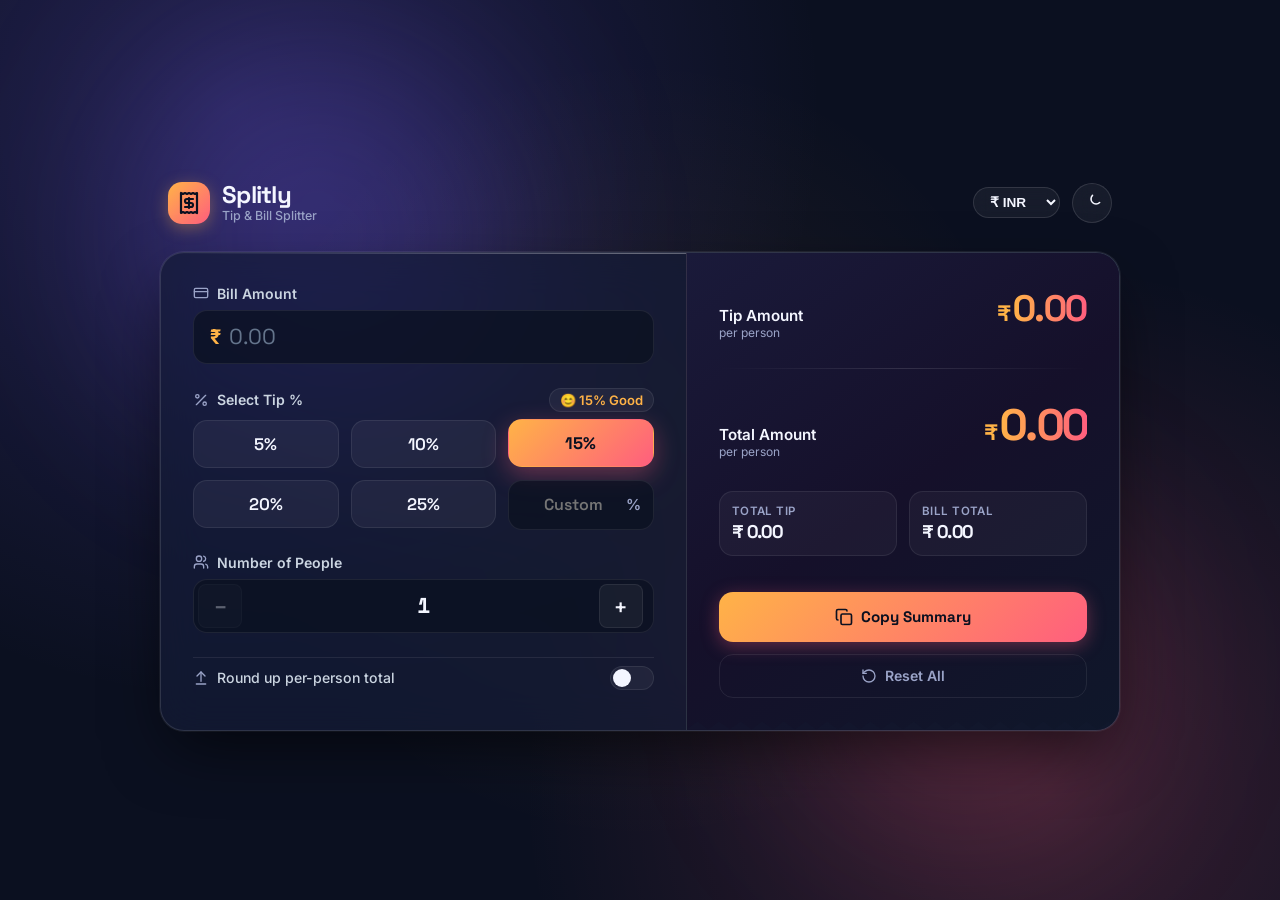
<file: index.html>
<!DOCTYPE html>
<html lang="en" data-theme="dark">
<head>
  <meta charset="UTF-8">
  <meta name="viewport" content="width=device-width, initial-scale=1.0">
  <title>Splitly — Tip & Bill Splitter</title>
  <meta name="description" content="Calculate tip and split bills easily.">

  <!-- Google Fonts: Space Grotesk & Inter -->
  <link rel="preconnect" href="https://fonts.googleapis.com">
  <link rel="preconnect" href="https://fonts.gstatic.com" crossorigin>
  <link href="https://fonts.googleapis.com/css2?family=Inter:wght@400;500;600;700&family=Space+Grotesk:wght@500;600;700;800&display=swap" rel="stylesheet">

  <!-- Stylesheets -->
  <link rel="stylesheet" href="css/variables.css">
  <link rel="stylesheet" href="css/base.css">
  <link rel="stylesheet" href="css/components.css">
</head>
<body>
  <div class="ambient-glow-1" aria-hidden="true"></div>
  <div class="ambient-glow-2" aria-hidden="true"></div>

  <div class="app-container">
    <header class="app-header">
      <div class="brand-wrapper">
        <div class="brand-icon-box" aria-hidden="true">
          <svg xmlns="http://www.w3.org/2000/svg" viewBox="0 0 24 24" fill="none" stroke="currentColor" stroke-linecap="round" stroke-linejoin="round">
            <path d="M4 2v20l2-1 2 1 2-1 2 1 2-1 2 1 2-1 2 1V2l-2 1-2-1-2 1-2-1-2 1-2-1-2 1Z"/>
            <path d="M16 8h-6a2 2 0 1 0 0 4h4a2 2 0 1 1 0 4H8"/>
            <path d="M12 17V7"/>
          </svg>
        </div>
        <div class="brand-text">
          <h1>Splitly</h1>
          <p>Tip & Bill Splitter</p>
        </div>
      </div>

      <div class="header-actions">
        <div class="currency-selector-wrapper">
          <select id="currencySelect" class="currency-select" aria-label="Select Currency">
            <option value="₹" selected>₹ INR</option>
            <option value="$">$ USD</option>
            <option value="€">€ EUR</option>
            <option value="£">£ GBP</option>
          </select>
        </div>

        <button id="themeToggleBtn" class="btn-icon-toggle" aria-label="Toggle dark/light theme" title="Toggle Theme">
          <svg id="themeIcon" xmlns="http://www.w3.org/2000/svg" viewBox="0 0 24 24" fill="none" stroke="currentColor" stroke-linecap="round" stroke-linejoin="round">
            <path d="M12 3a6 6 0 0 0 9 9 9 0 1 1-9-9Z"></path>
          </svg>
        </button>
      </div>
    </header>

    <main class="calculator-card">
      <section class="input-panel" aria-label="Bill & Tip Configuration">
        <div class="form-group">
          <div class="label-row">
            <label for="billInput" class="field-label">
              <svg xmlns="http://www.w3.org/2000/svg" viewBox="0 0 24 24" fill="none" stroke="currentColor" stroke-width="2" stroke-linecap="round" stroke-linejoin="round" aria-hidden="true">
                <rect width="20" height="14" x="2" y="5" rx="2"/>
                <line x1="2" x2="22" y1="10" y2="10"/>
              </svg>
              Bill Amount
            </label>
          </div>
          <div id="billContainer" class="input-field-container">
            <span class="input-prefix dynamic-currency" aria-hidden="true">₹</span>
            <input 
              type="text" 
              id="billInput" 
              class="app-input" 
              placeholder="0.00" 
              inputmode="decimal"
              autocomplete="off"
              spellcheck="false"
              aria-describedby="billError"
            >
          </div>
          <div id="billError" class="error-message" role="alert">
            <svg xmlns="http://www.w3.org/2000/svg" viewBox="0 0 24 24" fill="none" stroke="currentColor" stroke-width="2" stroke-linecap="round" stroke-linejoin="round">
              <circle cx="12" cy="12" r="10"></circle>
              <line x1="12" y1="8" x2="12" y2="12"></line>
              <line x1="12" y1="16" x2="12.01" y2="16"></line>
            </svg>
            <span></span>
          </div>
        </div>

        <div class="form-group">
          <div class="label-row">
            <span class="field-label">
              <svg xmlns="http://www.w3.org/2000/svg" viewBox="0 0 24 24" fill="none" stroke="currentColor" stroke-width="2" stroke-linecap="round" stroke-linejoin="round" aria-hidden="true">
                <line x1="19" x2="5" y1="5" y2="19"/>
                <circle cx="6.5" cy="6.5" r="2.5"/>
                <circle cx="17.5" cy="17.5" r="2.5"/>
              </svg>
              Select Tip %
            </span>
            <span id="tipSentiment" class="tip-sentiment-badge" aria-live="polite">
              😊 15% Good
            </span>
          </div>

          <div class="tip-grid" role="group" aria-label="Tip Percentage Presets">
            <button type="button" class="tip-chip-btn" data-tip="5">5%</button>
            <button type="button" class="tip-chip-btn" data-tip="10">10%</button>
            <button type="button" class="tip-chip-btn active" data-tip="15">15%</button>
            <button type="button" class="tip-chip-btn" data-tip="20">20%</button>
            <button type="button" class="tip-chip-btn" data-tip="25">25%</button>
            
            <div id="customTipContainer" class="custom-tip-container">
              <input 
                type="text" 
                id="customTipInput" 
                class="custom-tip-input" 
                placeholder="Custom" 
                inputmode="decimal"
                aria-label="Custom tip percentage"
              >
              <span class="custom-tip-suffix" aria-hidden="true">%</span>
            </div>
          </div>
          <div id="tipError" class="error-message" role="alert">
            <svg xmlns="http://www.w3.org/2000/svg" viewBox="0 0 24 24" fill="none" stroke="currentColor" stroke-width="2" stroke-linecap="round" stroke-linejoin="round">
              <circle cx="12" cy="12" r="10"></circle>
              <line x1="12" y1="8" x2="12" y2="12"></line>
              <line x1="12" y1="16" x2="12.01" y2="16"></line>
            </svg>
            <span></span>
          </div>
        </div>

        <div class="form-group">
          <div class="label-row">
            <label for="peopleInput" class="field-label">
              <svg xmlns="http://www.w3.org/2000/svg" viewBox="0 0 24 24" fill="none" stroke="currentColor" stroke-width="2" stroke-linecap="round" stroke-linejoin="round" aria-hidden="true">
                <path d="M16 21v-2a4 4 0 0 0-4-4H6a4 4 0 0 0-4 4v2"/>
                <circle cx="9" cy="7" r="4"/>
                <path d="M22 21v-2a4 4 0 0 0-3-3.87"/>
                <path d="M16 3.13a4 4 0 0 1 0 7.75"/>
              </svg>
              Number of People
            </label>
          </div>
          <div id="stepperContainer" class="stepper-container">
            <button type="button" id="btnDecrement" class="btn-stepper" aria-label="Decrease people count" disabled>−</button>
            <input 
              type="text" 
              id="peopleInput" 
              class="people-input tabular-nums" 
              value="1" 
              inputmode="numeric"
              autocomplete="off"
              aria-describedby="peopleError"
            >
            <button type="button" id="btnIncrement" class="btn-stepper" aria-label="Increase people count">+</button>
          </div>
          <div id="peopleError" class="error-message" role="alert">
            <svg xmlns="http://www.w3.org/2000/svg" viewBox="0 0 24 24" fill="none" stroke="currentColor" stroke-width="2" stroke-linecap="round" stroke-linejoin="round">
              <circle cx="12" cy="12" r="10"></circle>
              <line x1="12" y1="8" x2="12" y2="12"></line>
              <line x1="12" y1="16" x2="12.01" y2="16"></line>
            </svg>
            <span></span>
          </div>
        </div>

        <div class="options-row">
          <label class="toggle-label" for="roundUpToggle">
            <svg xmlns="http://www.w3.org/2000/svg" width="16" height="16" viewBox="0 0 24 24" fill="none" stroke="currentColor" stroke-width="2" stroke-linecap="round" stroke-linejoin="round" style="color: var(--text-muted)">
              <path d="m18 9-6-6-6 6"/>
              <path d="M12 3v14"/>
              <path d="M5 21h14"/>
            </svg>
            <span class="toggle-label-text">Round up per-person total</span>
          </label>
          <label class="toggle-switch">
            <input type="checkbox" id="roundUpToggle">
            <span class="slider"></span>
          </label>
        </div>
      </section>

      <section class="result-panel" aria-label="Calculated Breakdown" aria-live="polite">
        <div class="results-content">
          <div class="stat-block">
            <div class="stat-info">
              <span class="stat-title">Tip Amount</span>
              <span class="stat-subtitle">per person</span>
            </div>
            <div class="stat-value-group">
              <span class="stat-currency dynamic-currency">₹</span>
              <span id="displayPerPersonTip" class="stat-number tabular-nums">0.00</span>
            </div>
          </div>

          <div class="stat-divider" aria-hidden="true"></div>

          <div class="stat-block">
            <div class="stat-info">
              <span class="stat-title">Total Amount</span>
              <span class="stat-subtitle">per person</span>
            </div>
            <div class="stat-value-group">
              <span class="stat-currency dynamic-currency">₹</span>
              <span id="displayPerPersonTotal" class="stat-number total-accent tabular-nums">0.00</span>
            </div>
          </div>

          <div class="sub-stats-grid">
            <div class="sub-stat-card">
              <span class="sub-stat-label">Total Tip</span>
              <span class="sub-stat-amount tabular-nums">
                <span class="dynamic-currency">₹</span>
                <span id="displayTotalTip">0.00</span>
              </span>
            </div>
            <div class="sub-stat-card">
              <span class="sub-stat-label">Bill Total</span>
              <span class="sub-stat-amount tabular-nums">
                <span class="dynamic-currency">₹</span>
                <span id="displayTotalBill">0.00</span>
              </span>
            </div>
          </div>
        </div>

        <div class="result-actions">
          <button type="button" id="copySummaryBtn" class="btn-primary-action">
            <svg xmlns="http://www.w3.org/2000/svg" viewBox="0 0 24 24" fill="none" stroke="currentColor" stroke-linecap="round" stroke-linejoin="round">
              <rect width="14" height="14" x="8" y="8" rx="2" ry="2"/>
              <path d="M4 16c-1.1 0-2-.9-2-2V4c0-1.1.9-2 2-2h10c1.1 0 2 .9 2 2"/>
            </svg>
            Copy Summary
          </button>

          <button type="button" id="resetBtn" class="btn-ghost-action">
            <svg xmlns="http://www.w3.org/2000/svg" viewBox="0 0 24 24" fill="none" stroke="currentColor" stroke-linecap="round" stroke-linejoin="round">
              <path d="M3 12a9 9 0 1 0 9-9 9.75 9.75 0 0 0-6.74 2.74L3 8"/>
              <path d="M3 3v5h5"/>
            </svg>
            Reset All
          </button>
        </div>
      </section>
    </main>
  </div>

  <div id="toastNotice" class="toast-notice" role="status" aria-live="assertive">
    <svg xmlns="http://www.w3.org/2000/svg" viewBox="0 0 24 24" fill="none" stroke="currentColor" stroke-width="2.5" stroke-linecap="round" stroke-linejoin="round">
      <polyline points="20 6 9 17 4 12"></polyline>
    </svg>
    <span id="toastText">Summary copied to clipboard!</span>
  </div>

  <script src="js/calculator.js"></script>
  <script src="js/validator.js"></script>
  <script src="js/ui.js"></script>
  <script src="js/main.js"></script>
</body>
</html>
</file>
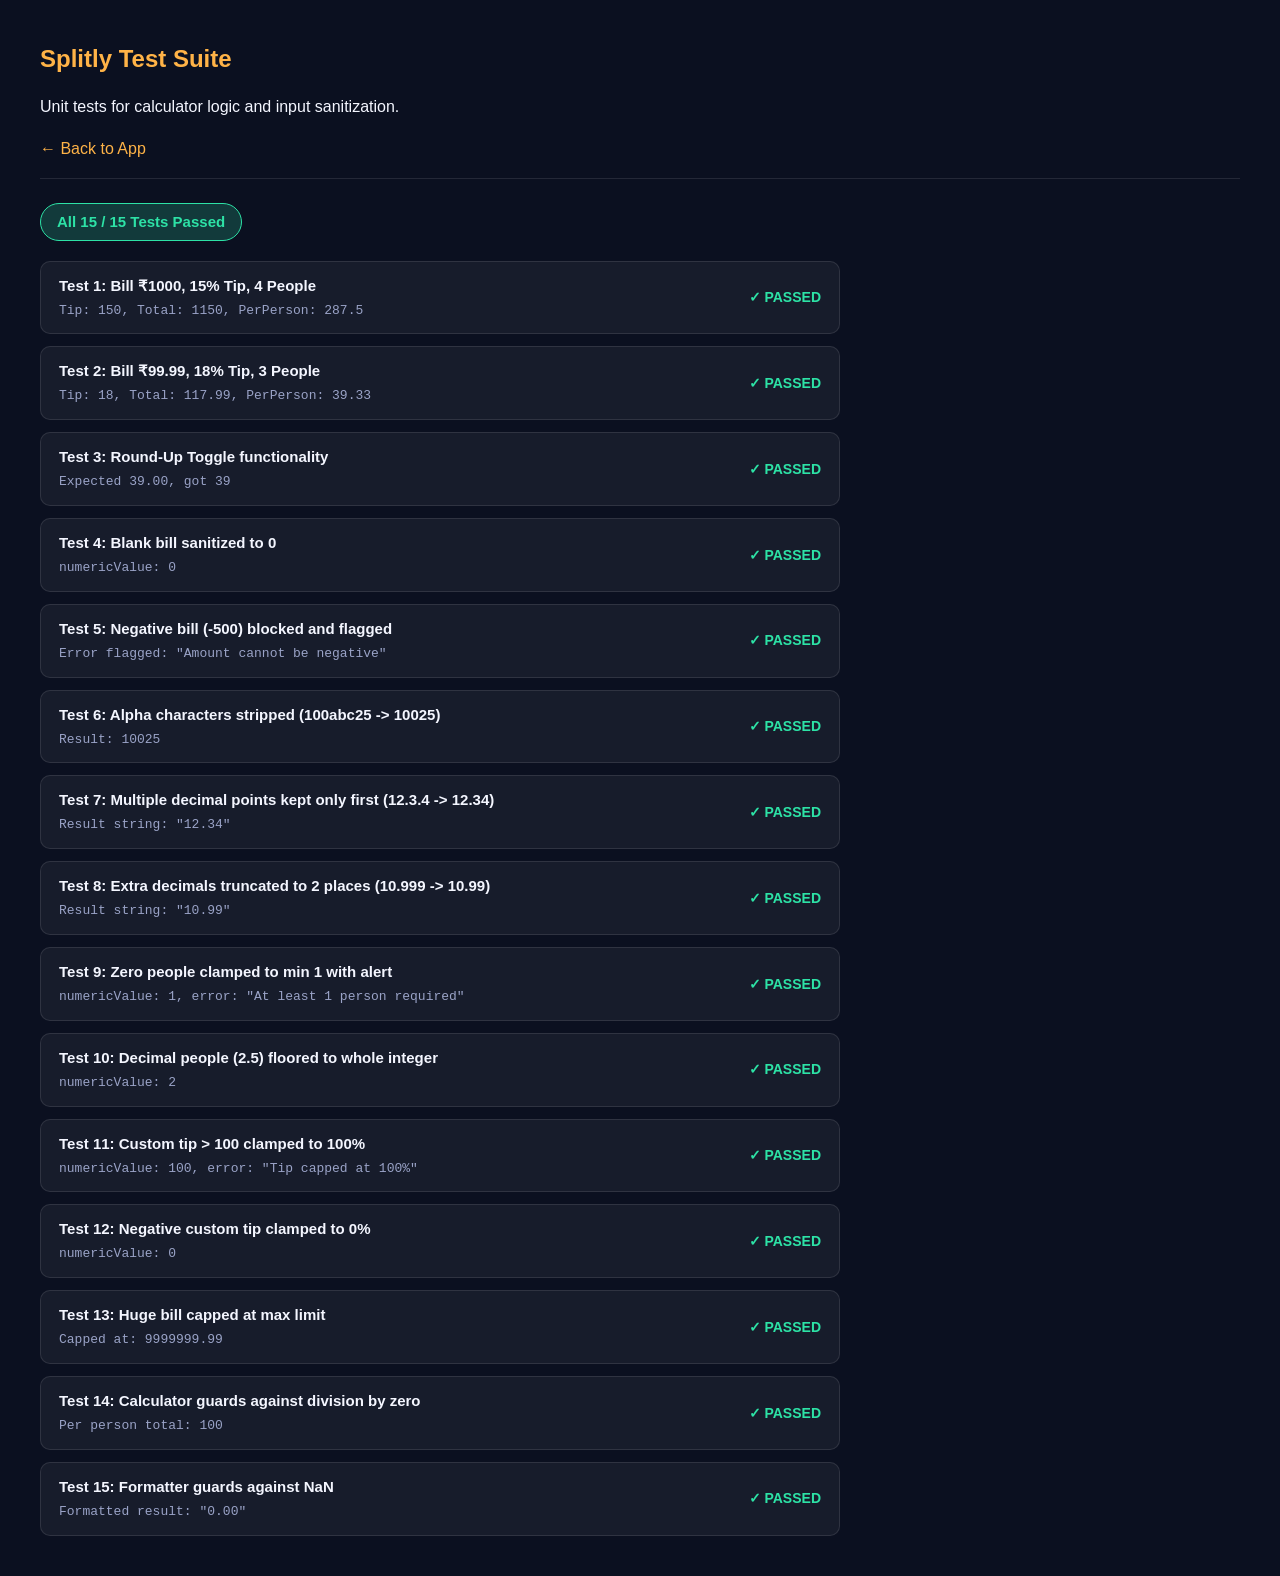
<file: tests/test-runner.html>
<!DOCTYPE html>
<html lang="en">
<head>
  <meta charset="UTF-8">
  <meta name="viewport" content="width=device-width, initial-scale=1.0">
  <title>Splitly — Test Suite</title>
  <style>
    body {
      background: #0B1020;
      color: #F4F6FF;
      font-family: -apple-system, BlinkMacSystemFont, 'Segoe UI', Roboto, sans-serif;
      padding: 32px;
      line-height: 1.6;
    }
    .header {
      margin-bottom: 24px;
      border-bottom: 1px solid rgba(255, 255, 255, 0.1);
      padding-bottom: 16px;
    }
    h1 { margin: 0 0 8px 0; color: #FFB347; font-size: 24px; }
    .status-badge {
      display: inline-block;
      padding: 6px 16px;
      border-radius: 999px;
      font-weight: 700;
      font-size: 15px;
      margin-bottom: 20px;
    }
    .badge-pass { background: rgba(45, 226, 166, 0.2); color: #2DE2A6; border: 1px solid #2DE2A6; }
    .badge-fail { background: rgba(255, 77, 109, 0.2); color: #FF4D6D; border: 1px solid #FF4D6D; }
    .test-list {
      display: flex;
      flex-direction: column;
      gap: 12px;
      max-width: 800px;
    }
    .test-card {
      background: rgba(255, 255, 255, 0.05);
      border: 1px solid rgba(255, 255, 255, 0.1);
      border-radius: 10px;
      padding: 12px 18px;
      display: flex;
      justify-content: space-between;
      align-items: center;
    }
    .test-title { font-weight: 600; font-size: 15px; }
    .test-detail { font-size: 13px; color: #9AA3C7; font-family: monospace; margin-top: 3px; }
    .test-status { font-weight: 700; font-size: 14px; }
    .status-ok { color: #2DE2A6; }
    .status-bad { color: #FF4D6D; }
    a { color: #FFB347; text-decoration: none; font-weight: 500; }
    a:hover { text-decoration: underline; }
  </style>
</head>
<body>
  <div class="header">
    <h1>Splitly Test Suite</h1>
    <p>Unit tests for calculator logic and input sanitization.</p>
    <a href="../index.html">← Back to App</a>
  </div>

  <div id="summaryBadge" class="status-badge">Running tests...</div>
  <div id="testOutput" class="test-list"></div>

  <script src="../js/calculator.js"></script>
  <script src="../js/validator.js"></script>

  <script>
    (function () {
      const calc = window.Splitly && window.Splitly.calculator;
      const val = window.Splitly && window.Splitly.validator;

      const testList = document.getElementById("testOutput");
      const summaryBadge = document.getElementById("summaryBadge");

      if (!calc || !val) {
        summaryBadge.className = "status-badge badge-fail";
        summaryBadge.textContent = "Error loading scripts.";
        return;
      }

      const { calculate, calculateTipAmount, calculateTotal, calculatePerPerson, formatCurrencyValue } = calc;
      const { sanitizeDecimal, sanitizePeople, sanitizeTipPercent, MAX_BILL_LIMIT, MAX_PEOPLE_LIMIT } = val;

      const results = [];

      function assert(name, condition, details = "") {
        results.push({ name, passed: Boolean(condition), details });
      }

      const r1 = calculate({ bill: 1000, tipPercent: 15, people: 4, roundUp: false });
      assert("Test 1: Bill ₹1000, 15% Tip, 4 People", 
        r1.tipAmount === 150 && r1.total === 1150 && r1.perPersonTotal === 287.5 && r1.perPersonTip === 37.5,
        `Tip: ${r1.tipAmount}, Total: ${r1.total}, PerPerson: ${r1.perPersonTotal}`
      );

      const r2 = calculate({ bill: 99.99, tipPercent: 18, people: 3, roundUp: false });
      assert("Test 2: Bill ₹99.99, 18% Tip, 3 People", 
        r2.tipAmount === 18 && r2.total === 117.99 && r2.perPersonTotal === 39.33,
        `Tip: ${r2.tipAmount}, Total: ${r2.total}, PerPerson: ${r2.perPersonTotal}`
      );

      const r3 = calculate({ bill: 100, tipPercent: 15, people: 3, roundUp: true });
      assert("Test 3: Round-Up Toggle functionality",
        r3.perPersonTotal === 39,
        `Expected 39.00, got ${r3.perPersonTotal}`
      );

      const s1 = sanitizeDecimal("");
      assert("Test 4: Blank bill sanitized to 0",
        s1.numericValue === 0 && s1.cleanString === "",
        `numericValue: ${s1.numericValue}`
      );

      const s2 = sanitizeDecimal("-500");
      assert("Test 5: Negative bill (-500) blocked and flagged",
        s2.numericValue === 500 && s2.error !== null,
        `Error flagged: "${s2.error}"`
      );

      const s3 = sanitizeDecimal("100abc25");
      assert("Test 6: Alpha characters stripped (100abc25 -> 10025)",
        s3.numericValue === 10025,
        `Result: ${s3.numericValue}`
      );

      const s4 = sanitizeDecimal("12.3.4");
      assert("Test 7: Multiple decimal points kept only first (12.3.4 -> 12.34)",
        s4.cleanString === "12.34",
        `Result string: "${s4.cleanString}"`
      );

      const s5 = sanitizeDecimal("10.999");
      assert("Test 8: Extra decimals truncated to 2 places (10.999 -> 10.99)",
        s5.cleanString === "10.99",
        `Result string: "${s5.cleanString}"`
      );

      const p1 = sanitizePeople("0");
      assert("Test 9: Zero people clamped to min 1 with alert",
        p1.numericValue === 1 && p1.error !== null,
        `numericValue: ${p1.numericValue}, error: "${p1.error}"`
      );

      const p2 = sanitizePeople("2.5");
      assert("Test 10: Decimal people (2.5) floored to whole integer",
        p2.numericValue === 2,
        `numericValue: ${p2.numericValue}`
      );

      const t1 = sanitizeTipPercent("150");
      assert("Test 11: Custom tip > 100 clamped to 100%",
        t1.numericValue === 100 && t1.error !== null,
        `numericValue: ${t1.numericValue}, error: "${t1.error}"`
      );

      const t2 = sanitizeTipPercent("-20");
      assert("Test 12: Negative custom tip clamped to 0%",
        t2.numericValue === 0 && t2.error !== null,
        `numericValue: ${t2.numericValue}`
      );

      const bHuge = sanitizeDecimal("999999999999");
      assert("Test 13: Huge bill capped at max limit",
        bHuge.numericValue === MAX_BILL_LIMIT,
        `Capped at: ${bHuge.numericValue}`
      );

      const rDivZero = calculatePerPerson(100, 15, 0);
      assert("Test 14: Calculator guards against division by zero",
        Number.isFinite(rDivZero.perPersonTotal) && rDivZero.perPersonTotal === 100,
        `Per person total: ${rDivZero.perPersonTotal}`
      );

      const fmt = formatCurrencyValue(NaN);
      assert("Test 15: Formatter guards against NaN",
        fmt === "0.00",
        `Formatted result: "${fmt}"`
      );

      let passCount = 0;
      testList.innerHTML = "";
      results.forEach((res) => {
        if (res.passed) passCount++;
        const card = document.createElement("div");
        card.className = "test-card";
        card.innerHTML = `
          <div>
            <div class="test-title">${res.name}</div>
            <div class="test-detail">${res.details}</div>
          </div>
          <div class="test-status ${res.passed ? 'status-ok' : 'status-bad'}">
            ${res.passed ? '✓ PASSED' : '✗ FAILED'}
          </div>
        `;
        testList.appendChild(card);
      });

      if (passCount === results.length) {
        summaryBadge.className = "status-badge badge-pass";
        summaryBadge.textContent = `All ${passCount} / ${results.length} Tests Passed`;
      } else {
        summaryBadge.className = "status-badge badge-fail";
        summaryBadge.textContent = `${passCount} / ${results.length} Tests Passed`;
      }
    })();
  </script>
</body>
</html>
</file>
<file: css/variables.css>
/* Theme variables and color tokens */

:root {
  /* Typography */
  --font-heading: 'Space Grotesk', -apple-system, BlinkMacSystemFont, 'Segoe UI', Roboto, sans-serif;
  --font-body: 'Inter', -apple-system, BlinkMacSystemFont, 'Segoe UI', Roboto, sans-serif;

  /* Spacing Scale */
  --space-1: 4px;
  --space-2: 8px;
  --space-3: 12px;
  --space-4: 16px;
  --space-5: 20px;
  --space-6: 24px;
  --space-8: 32px;
  --space-12: 48px;

  /* Border Radii */
  --radius-sm: 8px;
  --radius-md: 14px;
  --radius-lg: 20px;
  --radius-xl: 24px;
  --radius-pill: 9999px;

  /* Transitions */
  --transition-fast: 150ms cubic-bezier(0.4, 0, 0.2, 1);
  --transition-normal: 250ms cubic-bezier(0.4, 0, 0.2, 1);
  --transition-spring: 350ms cubic-bezier(0.34, 1.56, 0.64, 1);

  /* Accents */
  --accent-amber: #FFB347;
  --accent-coral: #FF5E7E;
  --accent-violet: #7B61FF;
  --accent-cyan: #00E5FF;
  --state-success: #2DE2A6;
  --state-error: #FF4D6D;

  /* Gradients */
  --grad-amber-coral: linear-gradient(135deg, #FFB347 0%, #FF5E7E 100%);
  --grad-result-panel: linear-gradient(145deg, #1A1A3A 0%, #15102A 50%, #0F172A 100%);
  --grad-card-border: linear-gradient(135deg, rgba(255, 179, 71, 0.35) 0%, rgba(123, 97, 255, 0.15) 50%, rgba(255, 94, 126, 0.3) 100%);
  --grad-num-accent: linear-gradient(90deg, #FFB347 0%, #FF5E7E 100%);
}

/* Dark theme (default) */
[data-theme="dark"],
:root:not([data-theme="light"]) {
  color-scheme: dark;

  --bg-deep: #0B1020;
  --bg-mid: #141B34;
  --bg-card: rgba(20, 27, 52, 0.75);
  --bg-input: rgba(11, 16, 32, 0.7);
  --bg-chip: rgba(255, 255, 255, 0.05);
  --bg-chip-hover: rgba(255, 255, 255, 0.1);

  --surface-glass: rgba(255, 255, 255, 0.05);
  --surface-glass-active: rgba(255, 255, 255, 0.1);
  --border-glass: rgba(255, 255, 255, 0.12);
  --border-subtle: rgba(255, 255, 255, 0.08);

  --text-primary: #F4F6FF;
  --text-secondary: #CBD5E1;
  --text-muted: #9AA3C7;
  --text-dim: #64748B;

  --shadow-card: 0 24px 64px -12px rgba(0, 0, 0, 0.65), 0 0 0 1px rgba(255, 255, 255, 0.08);
  --shadow-inner: inset 0 1px 0 rgba(255, 255, 255, 0.15);
  --shadow-glow: 0 8px 24px rgba(255, 94, 126, 0.35);
  --shadow-focus: 0 0 0 3px rgba(255, 179, 71, 0.25);

  --blob-1: rgba(123, 97, 255, 0.25);
  --blob-2: rgba(255, 94, 126, 0.2);
}

/* Light theme */
[data-theme="light"] {
  color-scheme: light;

  --bg-deep: #F5F3FF;
  --bg-mid: #EDE9FE;
  --bg-card: rgba(255, 255, 255, 0.92);
  --bg-input: #F8FAFC;
  --bg-chip: #F1F5F9;
  --bg-chip-hover: #E2E8F0;

  --surface-glass: rgba(255, 255, 255, 0.85);
  --surface-glass-active: rgba(240, 240, 255, 0.9);
  --border-glass: rgba(123, 97, 255, 0.18);
  --border-subtle: rgba(0, 0, 0, 0.08);

  --text-primary: #1A1D3A;
  --text-secondary: #334155;
  --text-muted: #64748B;
  --text-dim: #94A3B8;

  --shadow-card: 0 20px 50px -10px rgba(123, 97, 255, 0.15), 0 0 0 1px rgba(0, 0, 0, 0.06);
  --shadow-inner: inset 0 1px 0 rgba(255, 255, 255, 0.9);
  --shadow-glow: 0 8px 24px rgba(255, 94, 126, 0.25);
  --shadow-focus: 0 0 0 3px rgba(123, 97, 255, 0.2);

  --blob-1: rgba(123, 97, 255, 0.15);
  --blob-2: rgba(255, 179, 71, 0.18);
}
</file>
<file: css/base.css>
/* Base reset and layout */

*, *::before, *::after {
  box-sizing: border-box;
  margin: 0;
  padding: 0;
}

html {
  font-size: 16px;
  -webkit-font-smoothing: antialiased;
  -moz-osx-font-smoothing: grayscale;
  text-rendering: optimizeLegibility;
}

body {
  min-height: 100vh;
  font-family: var(--font-body);
  color: var(--text-primary);
  background-color: var(--bg-deep);
  background-image: 
    radial-gradient(circle at 18% 12%, rgba(123, 97, 255, 0.22) 0%, transparent 45%),
    radial-gradient(circle at 82% 88%, rgba(255, 94, 126, 0.18) 0%, transparent 40%),
    radial-gradient(circle at 50% 50%, rgba(255, 179, 71, 0.08) 0%, transparent 50%);
  background-attachment: fixed;
  display: flex;
  flex-direction: column;
  justify-content: center;
  align-items: center;
  padding: var(--space-4);
  position: relative;
  overflow-x: hidden;
  transition: background-color var(--transition-normal), color var(--transition-normal);
}

/* Background noise overlay */
body::before {
  content: "";
  position: fixed;
  top: 0;
  left: 0;
  width: 100%;
  height: 100%;
  pointer-events: none;
  background-image: url("../assets/noise.svg");
  background-repeat: repeat;
  opacity: 0.06;
  mix-blend-mode: overlay;
  z-index: 100;
}

/* Background ambient blur */
.ambient-glow-1,
.ambient-glow-2 {
  position: fixed;
  border-radius: 50%;
  filter: blur(90px);
  pointer-events: none;
  z-index: 0;
  animation: floatDrift 16s ease-in-out infinite alternate;
}

.ambient-glow-1 {
  width: 380px;
  height: 380px;
  top: 5%;
  left: 10%;
  background: var(--blob-1);
}

.ambient-glow-2 {
  width: 320px;
  height: 320px;
  bottom: 8%;
  right: 12%;
  background: var(--blob-2);
  animation-delay: -8s;
}

@keyframes floatDrift {
  0% { transform: translate(0, 0) scale(1); }
  50% { transform: translate(30px, 20px) scale(1.08); }
  100% { transform: translate(-25px, -15px) scale(0.95); }
}

:focus-visible {
  outline: none;
  box-shadow: var(--shadow-focus);
}

h1, h2, h3, h4, .font-heading {
  font-family: var(--font-heading);
  letter-spacing: -0.02em;
}

button {
  font-family: inherit;
  cursor: pointer;
  border: none;
  background: none;
}

input {
  font-family: inherit;
  border: none;
  outline: none;
}

/* Equal width digits to avoid jitter */
.tabular-nums {
  font-variant-numeric: tabular-nums;
  letter-spacing: -0.03em;
}

@media (prefers-reduced-motion: reduce) {
  *, *::before, *::after {
    animation-duration: 0.01ms !important;
    animation-iteration-count: 1 !important;
    transition-duration: 0.01ms !important;
    scroll-behavior: auto !important;
  }
}
</file>
<file: css/components.css>
/* Components layout, cards, buttons, inputs */

.app-container {
  width: 100%;
  max-width: 960px;
  margin: 0 auto;
  position: relative;
  z-index: 10;
  display: flex;
  flex-direction: column;
  gap: var(--space-4);
}

.app-header {
  display: flex;
  justify-content: space-between;
  align-items: center;
  padding: var(--space-3) var(--space-2);
}

.brand-wrapper {
  display: flex;
  align-items: center;
  gap: var(--space-3);
}

.brand-icon-box {
  width: 42px;
  height: 42px;
  border-radius: var(--radius-md);
  background: var(--grad-amber-coral);
  display: flex;
  align-items: center;
  justify-content: center;
  color: #0B1020;
  box-shadow: 0 4px 16px rgba(255, 179, 71, 0.35);
}

.brand-icon-box svg {
  width: 24px;
  height: 24px;
  stroke: #0B1020;
  stroke-width: 2.2;
}

.brand-text h1 {
  font-size: 1.5rem;
  font-weight: 700;
  color: var(--text-primary);
  line-height: 1.1;
  letter-spacing: -0.03em;
}

.brand-text p {
  font-size: 0.78rem;
  color: var(--text-muted);
  font-weight: 500;
}

.header-actions {
  display: flex;
  align-items: center;
  gap: var(--space-3);
}

.currency-selector-wrapper {
  position: relative;
  display: flex;
  align-items: center;
}

.currency-select {
  background: var(--surface-glass);
  border: 1px solid var(--border-glass);
  color: var(--text-primary);
  padding: 6px 12px;
  border-radius: var(--radius-pill);
  font-size: 0.85rem;
  font-weight: 600;
  cursor: pointer;
  backdrop-filter: blur(8px);
  transition: all var(--transition-fast);
}

.currency-select:hover {
  background: var(--bg-chip-hover);
  border-color: var(--accent-amber);
}

.btn-icon-toggle {
  width: 40px;
  height: 40px;
  border-radius: var(--radius-pill);
  background: var(--surface-glass);
  border: 1px solid var(--border-glass);
  color: var(--text-primary);
  display: flex;
  align-items: center;
  justify-content: center;
  backdrop-filter: blur(10px);
  transition: all var(--transition-normal);
}

.btn-icon-toggle:hover {
  background: var(--bg-chip-hover);
  transform: rotate(15deg) scale(1.05);
  border-color: var(--accent-amber);
  color: var(--accent-amber);
}

.btn-icon-toggle svg {
  width: 19px;
  height: 19px;
  stroke-width: 2;
  transition: transform var(--transition-normal);
}

.calculator-card {
  display: grid;
  grid-template-columns: 1.15fr 0.95fr;
  background: var(--bg-card);
  backdrop-filter: blur(20px) saturate(140%);
  -webkit-backdrop-filter: blur(20px) saturate(140%);
  border: 1px solid var(--border-glass);
  border-radius: var(--radius-xl);
  box-shadow: var(--shadow-card);
  position: relative;
  overflow: hidden;
  transition: border-color var(--transition-normal);
}

.calculator-card::before {
  content: "";
  position: absolute;
  top: 0;
  left: 0;
  right: 0;
  height: 1px;
  background: linear-gradient(90deg, transparent, rgba(255, 255, 255, 0.35), transparent);
  pointer-events: none;
}

.input-panel {
  padding: var(--space-8);
  display: flex;
  flex-direction: column;
  gap: var(--space-6);
}

.form-group {
  display: flex;
  flex-direction: column;
  gap: var(--space-2);
}

.label-row {
  display: flex;
  justify-content: space-between;
  align-items: center;
}

.field-label {
  font-size: 0.88rem;
  font-weight: 600;
  color: var(--text-secondary);
  display: flex;
  align-items: center;
  gap: var(--space-2);
}

.field-label svg {
  width: 16px;
  height: 16px;
  color: var(--text-muted);
}

.tip-sentiment-badge {
  font-size: 0.82rem;
  padding: 3px 10px;
  border-radius: var(--radius-pill);
  background: var(--surface-glass);
  border: 1px solid var(--border-subtle);
  color: var(--accent-amber);
  font-weight: 600;
  display: inline-flex;
  align-items: center;
  gap: 5px;
  transition: all var(--transition-fast);
}

.input-field-container {
  position: relative;
  display: flex;
  align-items: center;
  background: var(--bg-input);
  border: 1.5px solid var(--border-subtle);
  border-radius: var(--radius-md);
  padding: 0 var(--space-4);
  transition: all var(--transition-fast);
}

.input-field-container:focus-within {
  border-color: var(--accent-amber);
  box-shadow: var(--shadow-focus);
  background: rgba(255, 255, 255, 0.04);
}

.input-prefix {
  font-size: 1.25rem;
  font-weight: 700;
  color: var(--accent-amber);
  margin-right: var(--space-2);
  user-select: none;
}

.app-input {
  width: 100%;
  height: 52px;
  background: transparent;
  color: var(--text-primary);
  font-size: 1.35rem;
  font-weight: 600;
  font-family: var(--font-heading);
}

.app-input::placeholder {
  color: var(--text-dim);
  font-weight: 400;
}

.input-field-container.has-error {
  border-color: var(--state-error) !important;
  box-shadow: 0 0 0 3px rgba(255, 77, 109, 0.25) !important;
  animation: shakeError 320ms cubic-bezier(0.36, 0.07, 0.19, 0.97) both;
}

@keyframes shakeError {
  10%, 90% { transform: translate3d(-1px, 0, 0); }
  20%, 80% { transform: translate3d(2px, 0, 0); }
  30%, 50%, 70% { transform: translate3d(-4px, 0, 0); }
  40%, 60% { transform: translate3d(4px, 0, 0); }
}

.error-message {
  font-size: 0.78rem;
  color: var(--state-error);
  font-weight: 500;
  display: none;
  align-items: center;
  gap: 4px;
  margin-top: 2px;
}

.error-message.active {
  display: flex;
}

.error-message svg {
  width: 14px;
  height: 14px;
}

.tip-grid {
  display: grid;
  grid-template-columns: repeat(3, 1fr);
  gap: var(--space-3);
}

.tip-chip-btn {
  height: 48px;
  border-radius: var(--radius-md);
  background: var(--bg-chip);
  border: 1px solid var(--border-subtle);
  color: var(--text-primary);
  font-size: 1.05rem;
  font-weight: 600;
  font-family: var(--font-heading);
  display: flex;
  align-items: center;
  justify-content: center;
  transition: all var(--transition-fast);
}

.tip-chip-btn:hover {
  background: var(--bg-chip-hover);
  border-color: var(--accent-amber);
  transform: translateY(-2px);
}

.tip-chip-btn.active {
  background: var(--grad-amber-coral);
  border-color: transparent;
  color: #0B1020;
  font-weight: 700;
  box-shadow: var(--shadow-glow);
  transform: translateY(-1px);
}

.custom-tip-container {
  position: relative;
  display: flex;
  align-items: center;
  background: var(--bg-input);
  border: 1px solid var(--border-subtle);
  border-radius: var(--radius-md);
  padding: 0 var(--space-3);
  transition: all var(--transition-fast);
}

.custom-tip-container:focus-within,
.custom-tip-container.active {
  border-color: var(--accent-amber);
  box-shadow: var(--shadow-focus);
}

.custom-tip-input {
  width: 100%;
  height: 48px;
  background: transparent;
  color: var(--text-primary);
  font-size: 1rem;
  font-weight: 600;
  text-align: center;
  font-family: var(--font-heading);
}

.custom-tip-suffix {
  font-size: 0.95rem;
  font-weight: 600;
  color: var(--text-muted);
}

.stepper-container {
  display: grid;
  grid-template-columns: 50px 1fr 50px;
  gap: var(--space-2);
  align-items: center;
  background: var(--bg-input);
  border: 1.5px solid var(--border-subtle);
  border-radius: var(--radius-md);
  padding: 4px;
  transition: all var(--transition-fast);
}

.stepper-container:focus-within {
  border-color: var(--accent-amber);
  box-shadow: var(--shadow-focus);
}

.btn-stepper {
  width: 44px;
  height: 44px;
  border-radius: var(--radius-sm);
  background: var(--bg-chip);
  border: 1px solid var(--border-subtle);
  color: var(--text-primary);
  display: flex;
  align-items: center;
  justify-content: center;
  font-size: 1.25rem;
  font-weight: 600;
  transition: all var(--transition-fast);
}

.btn-stepper:hover:not(:disabled) {
  background: var(--bg-chip-hover);
  color: var(--accent-amber);
  border-color: var(--accent-amber);
}

.btn-stepper:disabled {
  opacity: 0.35;
  cursor: not-allowed;
}

.people-input {
  width: 100%;
  height: 44px;
  background: transparent;
  text-align: center;
  font-size: 1.35rem;
  font-weight: 700;
  color: var(--text-primary);
  font-family: var(--font-heading);
}

.options-row {
  display: flex;
  justify-content: space-between;
  align-items: center;
  padding: var(--space-2) 0;
  border-top: 1px solid var(--border-subtle);
}

.toggle-label {
  display: flex;
  align-items: center;
  gap: var(--space-2);
  cursor: pointer;
  user-select: none;
}

.toggle-label-text {
  font-size: 0.88rem;
  font-weight: 500;
  color: var(--text-secondary);
}

.toggle-switch {
  position: relative;
  display: inline-block;
  width: 44px;
  height: 24px;
}

.toggle-switch input {
  opacity: 0;
  width: 0;
  height: 0;
}

.slider {
  position: absolute;
  cursor: pointer;
  top: 0;
  left: 0;
  right: 0;
  bottom: 0;
  background-color: var(--bg-chip);
  border: 1px solid var(--border-subtle);
  transition: var(--transition-fast);
  border-radius: var(--radius-pill);
}

.slider:before {
  position: absolute;
  content: "";
  height: 18px;
  width: 18px;
  left: 2px;
  bottom: 2px;
  background-color: var(--text-primary);
  transition: var(--transition-fast);
  border-radius: 50%;
}

input:checked + .slider {
  background: var(--grad-amber-coral);
  border-color: transparent;
}

input:checked + .slider:before {
  transform: translateX(20px);
  background-color: #0B1020;
}

.result-panel {
  background: var(--grad-result-panel);
  padding: var(--space-8);
  display: flex;
  flex-direction: column;
  justify-content: space-between;
  position: relative;
  border-left: 1px solid var(--border-glass);
}

.result-panel::after {
  content: "";
  position: absolute;
  bottom: 0;
  left: 0;
  right: 0;
  height: 8px;
  background: var(--bg-card);
  clip-path: polygon(
    0% 100%, 
    2.5% 0%, 5% 100%, 7.5% 0%, 10% 100%, 12.5% 0%, 15% 100%, 17.5% 0%, 20% 100%,
    22.5% 0%, 25% 100%, 27.5% 0%, 30% 100%, 32.5% 0%, 35% 100%, 37.5% 0%, 40% 100%,
    42.5% 0%, 45% 100%, 47.5% 0%, 50% 100%, 52.5% 0%, 55% 100%, 57.5% 0%, 60% 100%,
    62.5% 0%, 65% 100%, 67.5% 0%, 70% 100%, 72.5% 0%, 75% 100%, 77.5% 0%, 80% 100%,
    82.5% 0%, 85% 100%, 87.5% 0%, 90% 100%, 92.5% 0%, 95% 100%, 97.5% 0%, 100% 100%
  );
  opacity: 0.35;
  pointer-events: none;
}

.results-content {
  display: flex;
  flex-direction: column;
  gap: var(--space-6);
}

.stat-block {
  display: flex;
  justify-content: space-between;
  align-items: baseline;
  gap: var(--space-4);
}

.stat-info {
  display: flex;
  flex-direction: column;
}

.stat-title {
  font-size: 0.95rem;
  font-weight: 600;
  color: var(--text-primary);
}

.stat-subtitle {
  font-size: 0.75rem;
  color: var(--text-muted);
}

.stat-value-group {
  display: flex;
  align-items: baseline;
  gap: 2px;
}

.stat-currency {
  font-size: 1.4rem;
  font-weight: 700;
  color: var(--accent-amber);
  font-family: var(--font-heading);
}

.stat-number {
  font-size: 2.3rem;
  font-weight: 800;
  font-family: var(--font-heading);
  letter-spacing: -0.04em;
  background: var(--grad-num-accent);
  -webkit-background-clip: text;
  -webkit-text-fill-color: transparent;
  transition: transform 180ms ease-out;
}

.stat-number.pulse {
  transform: scale(1.06);
}

.stat-number.total-accent {
  font-size: 2.75rem;
}

.stat-divider {
  height: 1px;
  background: linear-gradient(90deg, transparent, var(--border-glass), transparent);
  margin: var(--space-1) 0;
}

.sub-stats-grid {
  display: grid;
  grid-template-columns: 1fr 1fr;
  gap: var(--space-3);
  margin-top: var(--space-2);
}

.sub-stat-card {
  background: rgba(255, 255, 255, 0.04);
  border: 1px solid var(--border-subtle);
  border-radius: var(--radius-md);
  padding: var(--space-3);
  display: flex;
  flex-direction: column;
  gap: 2px;
}

.sub-stat-label {
  font-size: 0.72rem;
  font-weight: 600;
  text-transform: uppercase;
  letter-spacing: 0.04em;
  color: var(--text-muted);
}

.sub-stat-amount {
  font-size: 1.15rem;
  font-weight: 700;
  color: var(--text-primary);
  font-family: var(--font-heading);
}

.result-actions {
  display: flex;
  flex-direction: column;
  gap: var(--space-3);
  margin-top: var(--space-8);
  position: relative;
  z-index: 5;
}

.btn-primary-action {
  width: 100%;
  height: 50px;
  border-radius: var(--radius-md);
  background: var(--grad-amber-coral);
  color: #0B1020;
  font-size: 0.95rem;
  font-weight: 700;
  font-family: var(--font-heading);
  display: flex;
  align-items: center;
  justify-content: center;
  gap: var(--space-2);
  box-shadow: 0 4px 18px rgba(255, 94, 126, 0.35);
  transition: all var(--transition-fast);
}

.btn-primary-action:hover {
  transform: translateY(-2px);
  box-shadow: 0 6px 24px rgba(255, 94, 126, 0.5);
}

.btn-primary-action:active {
  transform: translateY(0);
}

.btn-primary-action svg {
  width: 18px;
  height: 18px;
  stroke: #0B1020;
  stroke-width: 2.2;
}

.btn-ghost-action {
  width: 100%;
  height: 44px;
  border-radius: var(--radius-md);
  background: transparent;
  border: 1px solid var(--border-subtle);
  color: var(--text-muted);
  font-size: 0.88rem;
  font-weight: 600;
  display: flex;
  align-items: center;
  justify-content: center;
  gap: var(--space-2);
  transition: all var(--transition-fast);
}

.btn-ghost-action:hover {
  background: rgba(255, 255, 255, 0.05);
  color: var(--text-primary);
  border-color: var(--border-glass);
}

.btn-ghost-action svg {
  width: 16px;
  height: 16px;
  stroke-width: 2;
  transition: transform var(--transition-normal);
}

.btn-ghost-action:hover svg {
  transform: rotate(-180deg);
}

.toast-notice {
  position: fixed;
  bottom: 24px;
  left: 50%;
  transform: translateX(-50%) translateY(100px);
  background: rgba(14, 20, 38, 0.95);
  backdrop-filter: blur(12px);
  border: 1px solid var(--state-success);
  color: var(--text-primary);
  padding: 10px 20px;
  border-radius: var(--radius-pill);
  font-size: 0.88rem;
  font-weight: 600;
  display: flex;
  align-items: center;
  gap: var(--space-2);
  box-shadow: 0 10px 30px rgba(0, 0, 0, 0.4);
  opacity: 0;
  pointer-events: none;
  transition: all var(--transition-spring);
  z-index: 1000;
}

.toast-notice.show {
  transform: translateX(-50%) translateY(0);
  opacity: 1;
}

.toast-notice svg {
  width: 16px;
  height: 16px;
  color: var(--state-success);
}

@media (max-width: 768px) {
  .calculator-card { grid-template-columns: 1fr; }
  .input-panel { padding: var(--space-5); gap: var(--space-5); }
  .result-panel { border-left: none; border-top: 1px solid var(--border-glass); padding: var(--space-5); }
  .stat-number { font-size: 2rem; }
  .stat-number.total-accent { font-size: 2.3rem; }
}

@media (max-width: 480px) {
  body { padding: var(--space-2); }
  .tip-grid { grid-template-columns: repeat(3, 1fr); }
  .stat-block { flex-direction: column; align-items: flex-start; gap: 4px; }
  .stat-value-group { align-self: flex-start; }
}
</file>
